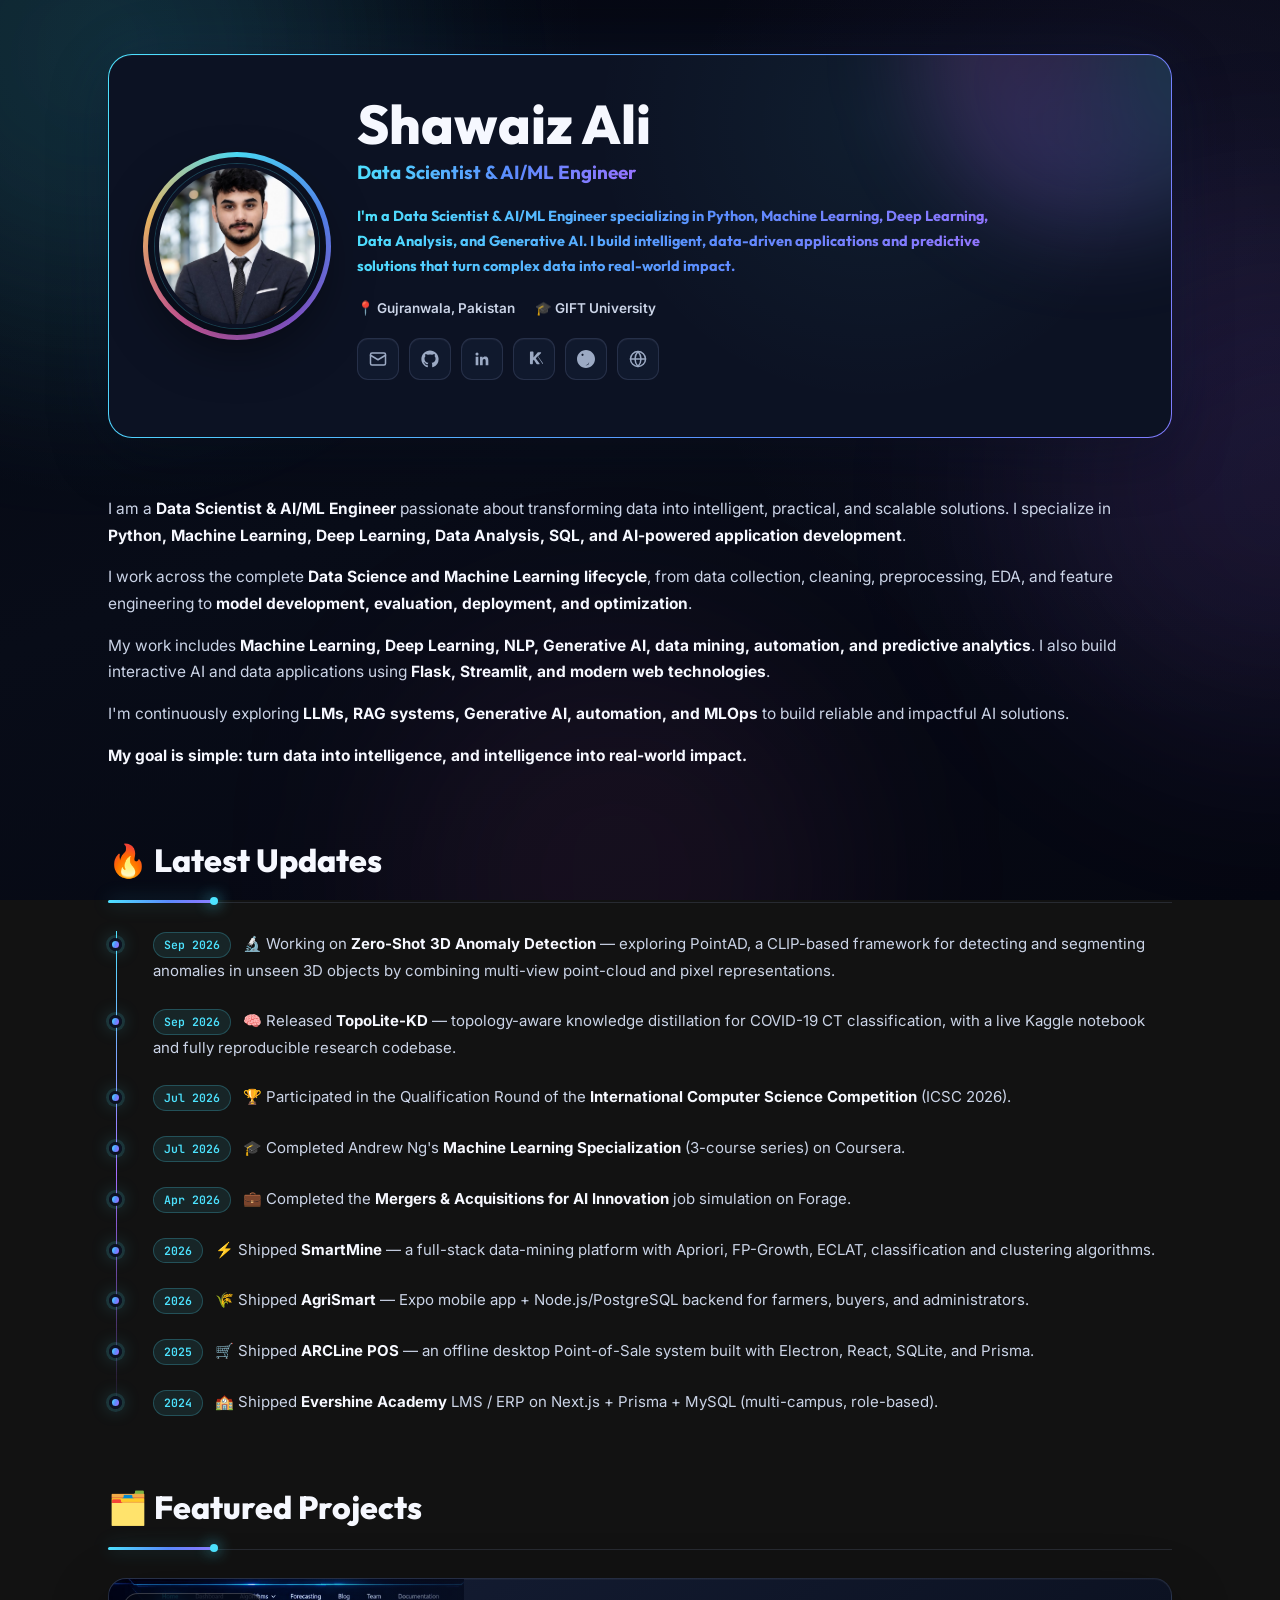
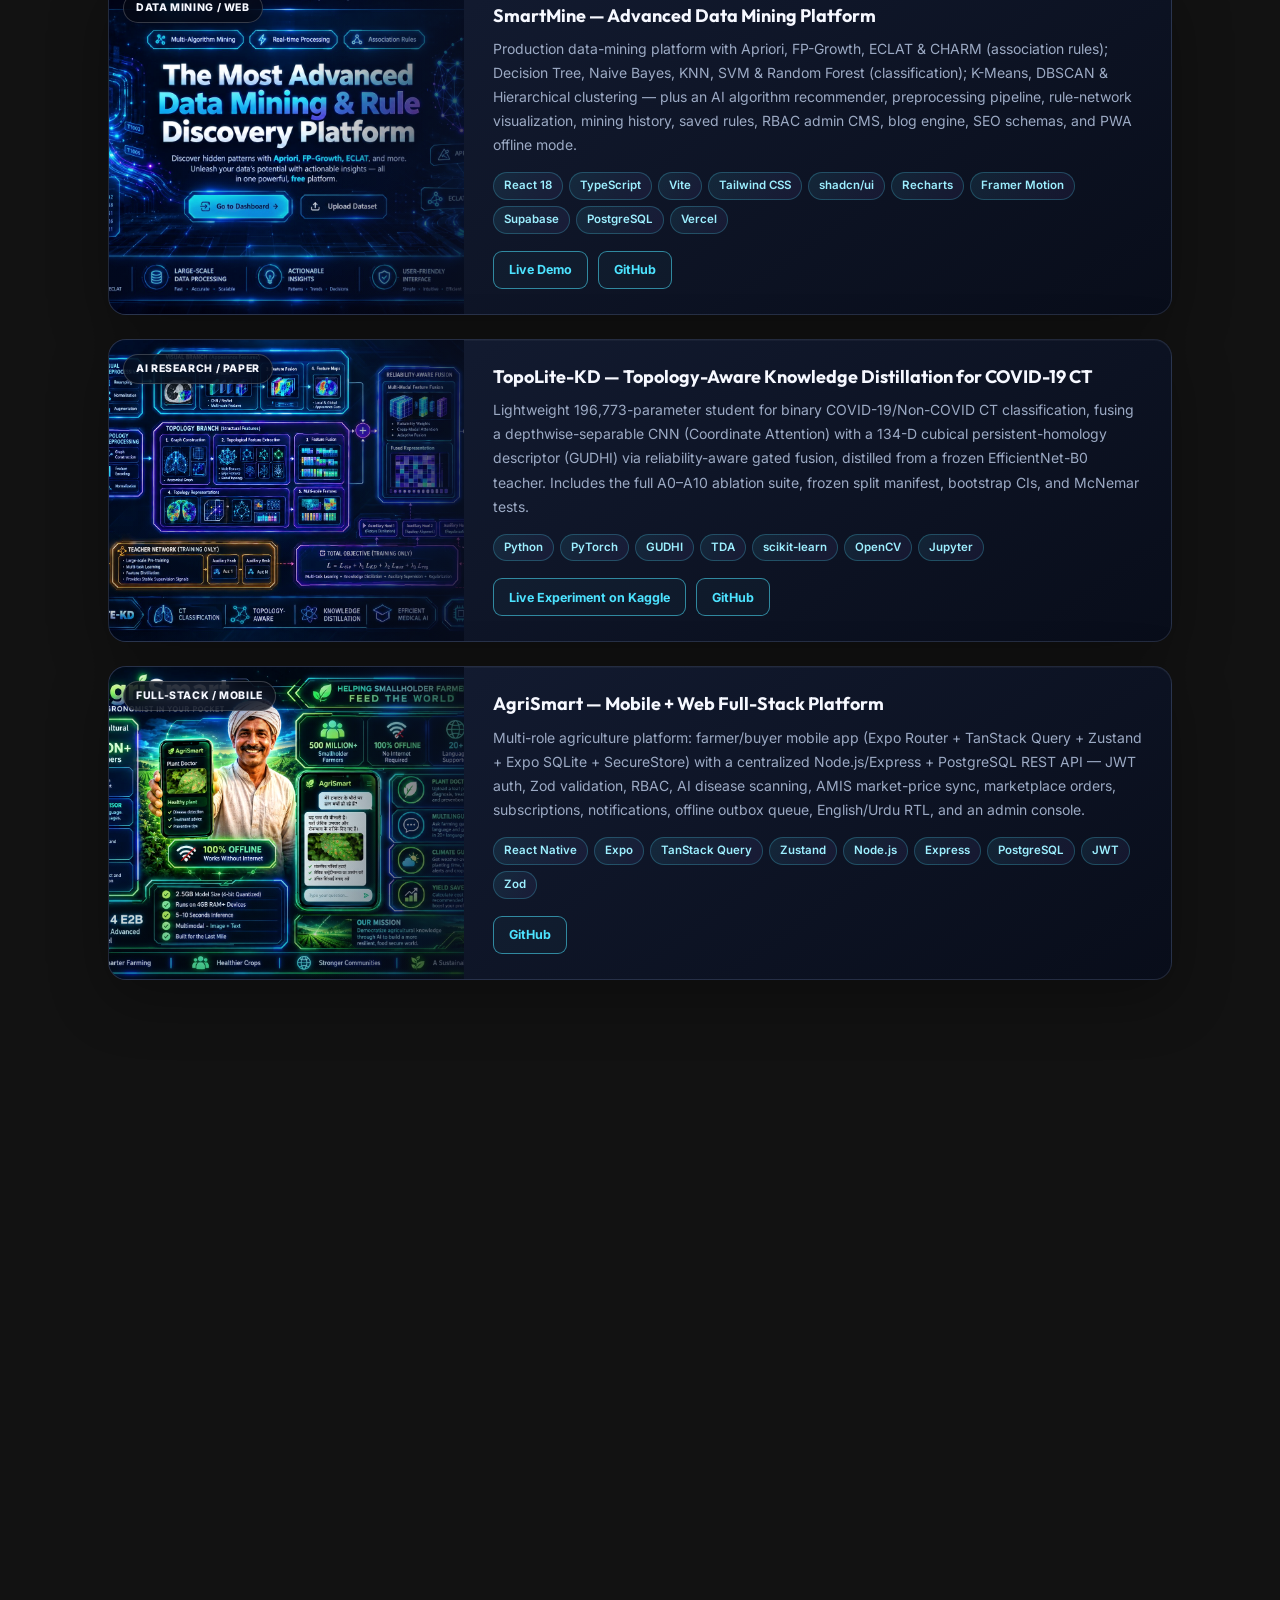
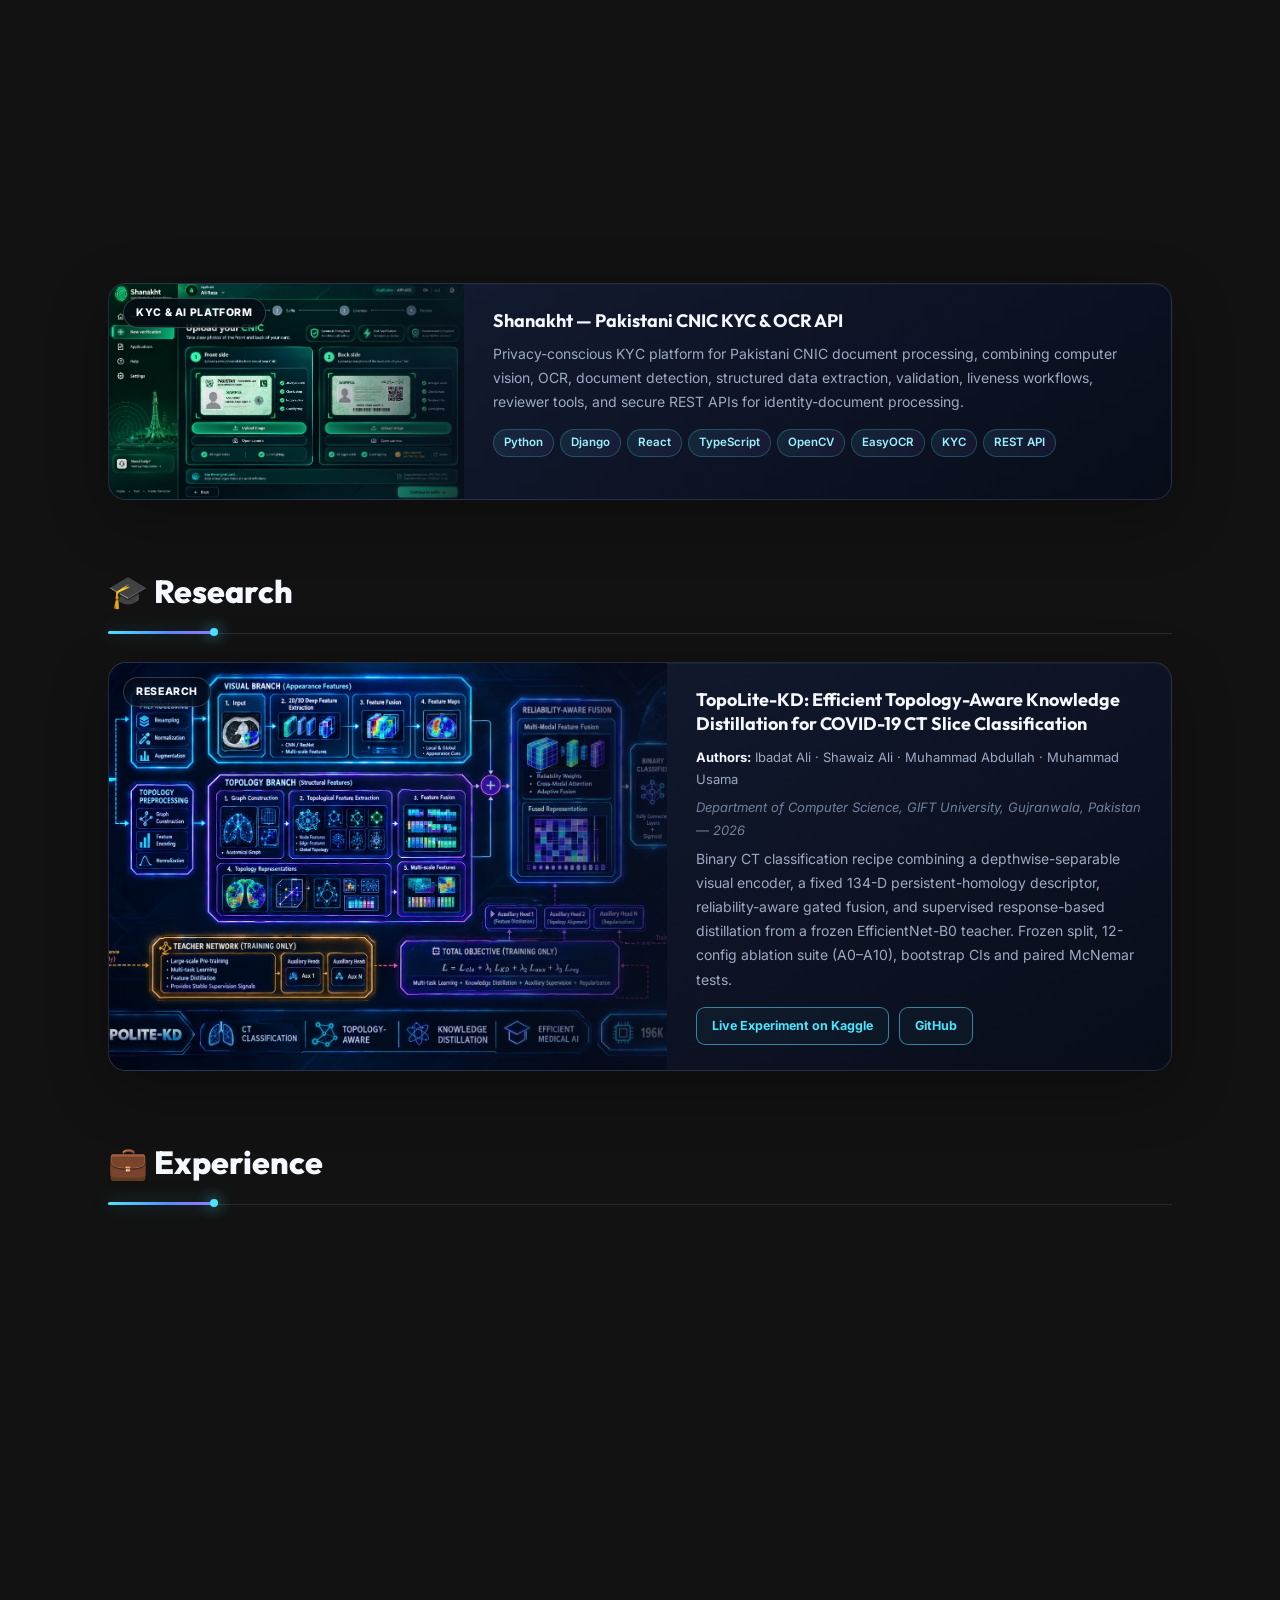
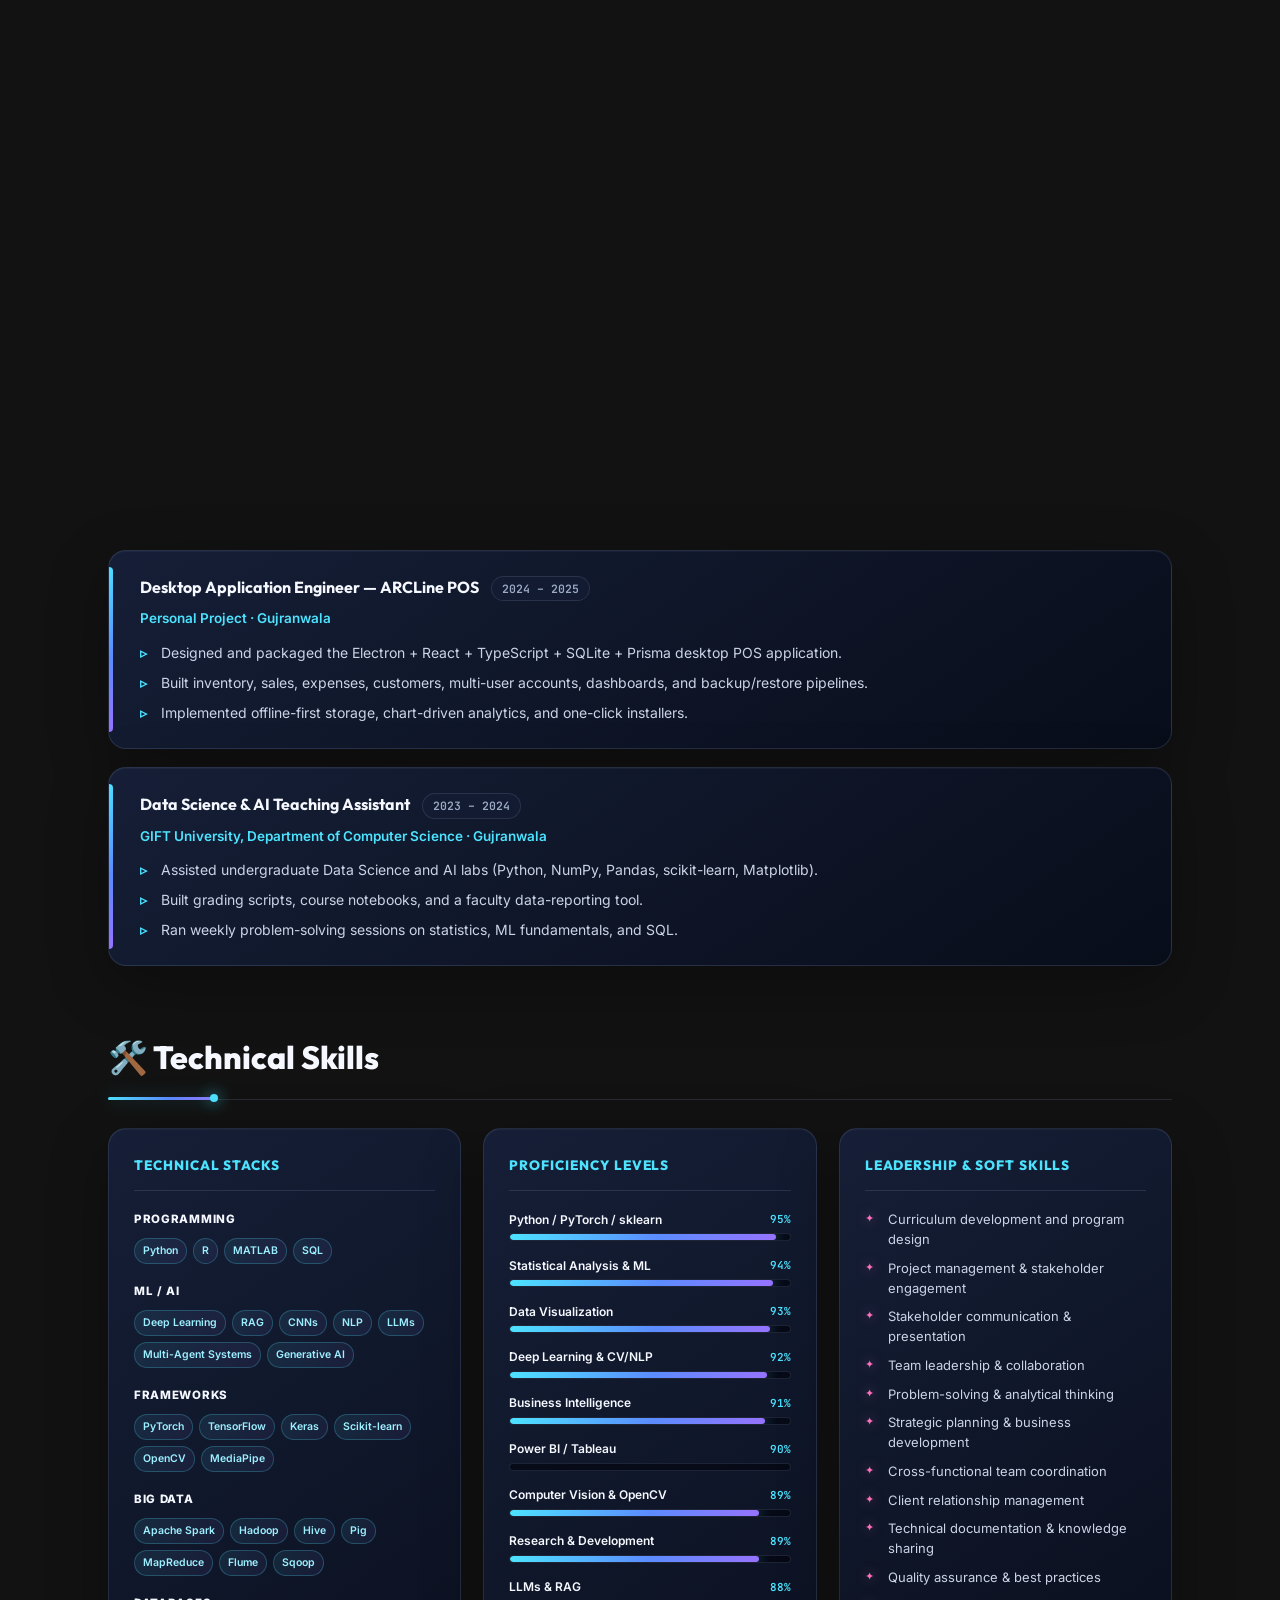
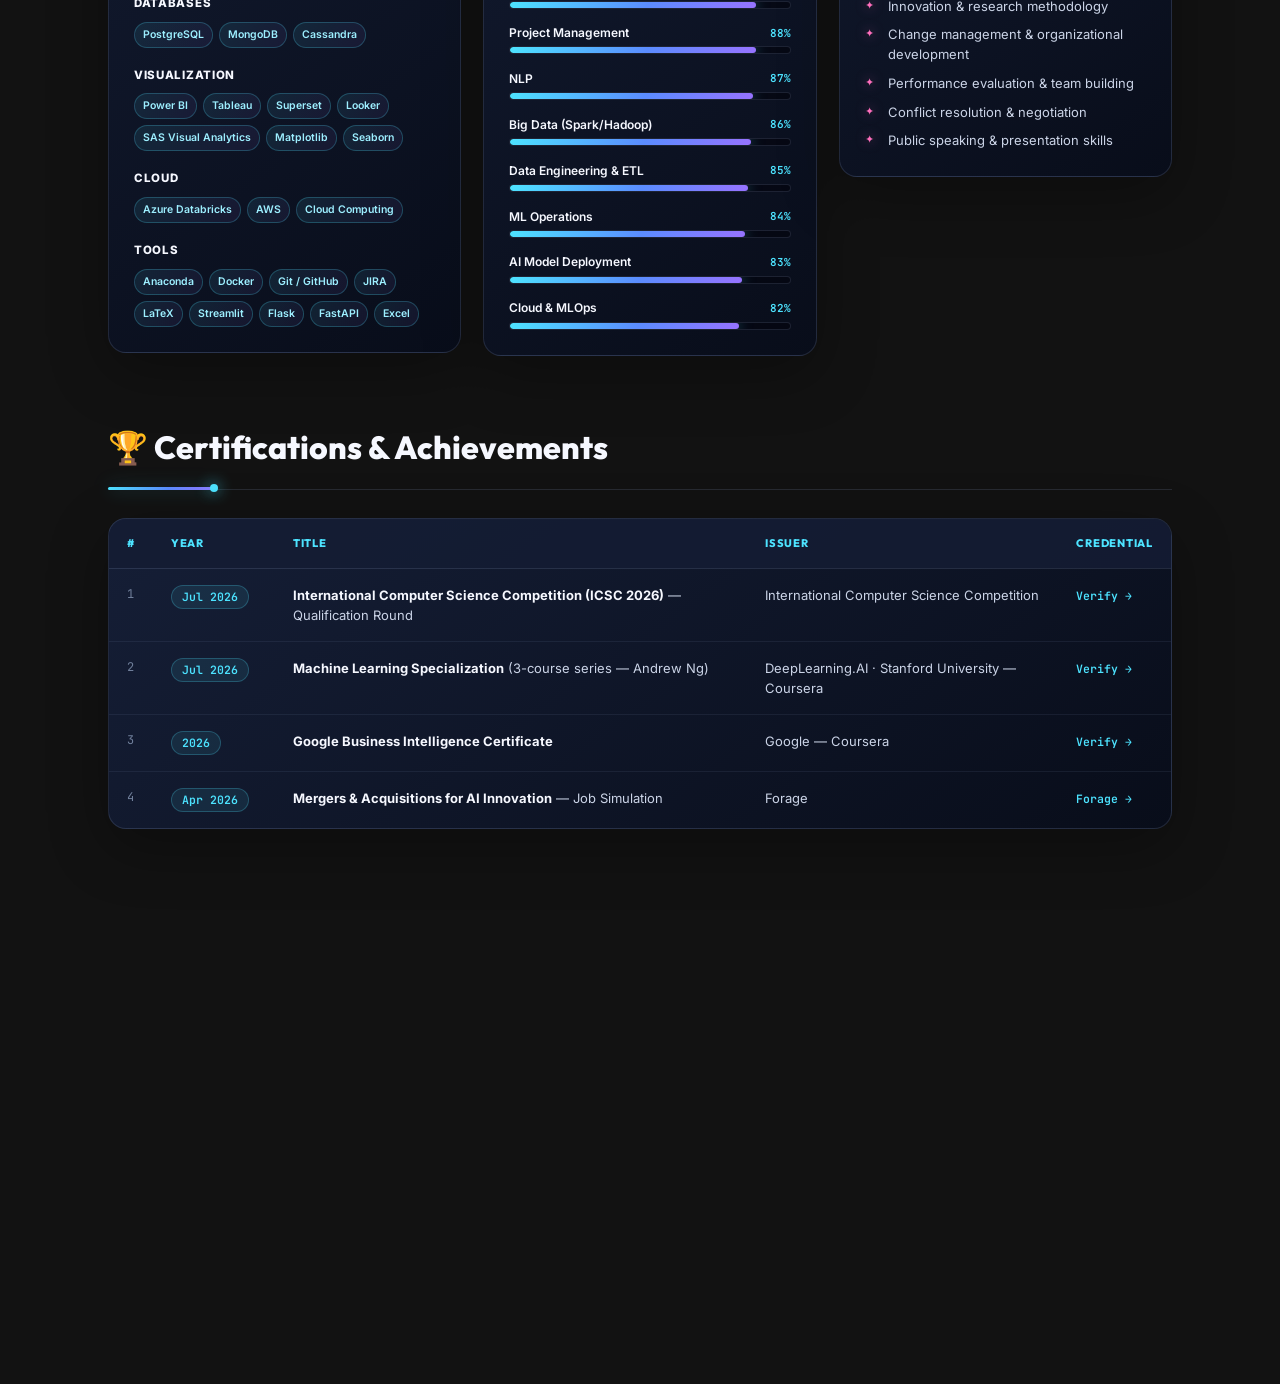
<file: index.html>
<!doctype html>
<html lang="en" data-theme="dark">

<head>
  <meta charset="utf-8">
  <meta name="viewport" content="width=device-width, initial-scale=1">

  <title>Shawaiz Ali — Data Scientist &amp; AI/ML Engineer</title>
  <meta name="description"
    content="Shawaiz Ali Data Scientist & AI/ML Engineer from Gujranwala, Pakistan. Building data-mining platforms, AI/ML research systems, full-stack apps, and production-ready solutions.">
  <meta name="author" content="Shawaiz Ali">
  <link rel="canonical" href="https://profile.shawaiz.site/">

  <meta property="og:type" content="website">
  <meta property="og:site_name" content="Shawaiz Ali Portfolio">
  <meta property="og:title" content="Shawaiz Ali — Data Scientist &amp; AI/ML Engineer">
  <meta property="og:description"
    content="Building data-mining platforms, AI research systems, full-stack apps, and production-ready solutions.">
  <meta property="og:url" content="https://profile.shawaiz.site/">
  <meta property="og:image" content="https://profile.shawaiz.site/assets/img/profile.jpg">

  <meta name="twitter:card" content="summary">
  <meta name="twitter:title" content="Shawaiz Ali — Data Scientist &amp; AI/ML Engineer">
  <meta name="twitter:description"
    content="Building data-mining platforms, AI research systems, full-stack apps, and production-ready solutions.">
  <meta name="twitter:image" content="https://profile.shawaiz.site/assets/img/profile.jpg">

  <link rel="icon" href="assets/img/icons/favicon.ico" sizes="any">
  <link rel="icon" type="image/png" sizes="32x32" href="assets/img/icons/favicon-32x32.png">
  <link rel="icon" type="image/png" sizes="16x16" href="assets/img/icons/favicon-16x16.png">
  <link rel="apple-touch-icon" sizes="180x180" href="assets/img/icons/apple-touch-icon.png">
  <link rel="manifest" href="site.webmanifest">
  <meta name="theme-color" content="#0b1120">
  <meta name="apple-mobile-web-app-capable" content="yes">
  <meta name="apple-mobile-web-app-title" content="Shawaiz Ali">

  <link rel="stylesheet" href="assets/css/style.css">
  <link rel="stylesheet" href="assets/css/pwa.css">

  <script type="application/ld+json">
  {
    "@context": "https://schema.org",
    "@type": "Person",
    "name": "Shawaiz Ali",
    "jobTitle": "Data Scientist & AI/ML Engineer",
    "url": "https://profile.shawaiz.site/",
    "image": "https://profile.shawaiz.site/assets/img/profile.jpg",
    "email": "mailto:shawaiz.datascience@gmail.com",
    "address": { "@type": "PostalAddress", "addressLocality": "Gujranwala", "addressCountry": "PK" },
    "alumniOf": { "@type": "EducationalOrganization", "name": "GIFT University" },
    "sameAs": [
      "https://github.com/Shawaiz-Project",
      "https://github.com/Shawaiz-hub",
      "https://www.linkedin.com/in/shawaiz-ali-data-scientist",
      "https://www.kaggle.com/shawaizdatascience",
      "https://orcid.org/0009-0005-2409-2717",
      "https://shawaizali196.pythonanywhere.com"
    ]
  }
  </script>
  <!-- Google Links  -->
  <meta name="google-site-verification" content="W0aioeliMJbQw_43b_pzmqnx5bvhqj8ZmugzkHHJ_o0" />
</head>

<body>

  <a class="skip-link" href="#main">Skip to main content</a>
  <div class="bg-orbs" aria-hidden="true"><span></span><span></span><span></span></div>

  <main id="main" class="page">

    <!-- ============ PROFILE HERO ============ -->
    <section class="hero reveal in" id="home" aria-label="Profile">
      <div class="hero__inner">
        <div class="hero__avatar">
          <span class="hero__ring" aria-hidden="true"></span>
          <img src="assets/img/profile.jpg" alt="Portrait of Shawaiz Ali — Data Scientist and AI/ML Engineer"
            width="683" height="1024">
        </div>
        <div class="hero__meta">
          <h1>Shawaiz Ali</h1>
          <p class="hero__role">Data Scientist &amp; AI/ML Engineer</p>
          <p class="hero__bio hero__role">
            I'm a <strong>Data Scientist &amp; AI/ML Engineer</strong> specializing in
            <strong>Python, Machine Learning, Deep Learning, Data Analysis, and Generative AI</strong>.
            I build <strong>intelligent, data-driven applications and predictive solutions</strong>
            that turn complex data into real-world impact.
          </p>
          <ul class="hero__facts">
            <li>📍 Gujranwala, Pakistan</li>
            <li>🎓 GIFT University</li>
          </ul>

        

          <div class="hero__socials hero__role">
            <a href="mailto:shawaiz.datascience@gmail.com" aria-label="Email" title="Email">
              <svg viewBox="0 0 24 24" fill="none" stroke="currentColor" stroke-width="2" stroke-linecap="round"
                stroke-linejoin="round">
                <rect x="2" y="4" width="20" height="16" rx="2" />
                <path d="m22 7-10 6L2 7" />
              </svg>
            </a>
            <a href="https://github.com/Shawaiz-Project" target="_blank" rel="noopener noreferrer" aria-label="GitHub"
              title="GitHub">
              <svg viewBox="0 0 24 24" fill="currentColor">
                <path
                  d="M12 .5C5.65.5.5 5.65.5 12c0 5.08 3.29 9.39 7.86 10.91.58.11.79-.25.79-.55v-2.17c-3.2.7-3.87-1.36-3.87-1.36-.52-1.33-1.28-1.69-1.28-1.69-1.04-.71.08-.7.08-.7 1.15.08 1.76 1.19 1.76 1.19 1.03 1.76 2.7 1.25 3.35.96.1-.75.4-1.25.72-1.54-2.55-.29-5.24-1.28-5.24-5.69 0-1.26.45-2.28 1.19-3.09-.12-.29-.52-1.46.11-3.05 0 0 .97-.31 3.17 1.18a11 11 0 0 1 5.78 0c2.2-1.49 3.17-1.18 3.17-1.18.63 1.59.23 2.76.11 3.05.74.81 1.19 1.83 1.19 3.09 0 4.42-2.7 5.4-5.27 5.68.41.36.78 1.06.78 2.14v3.17c0 .31.21.67.8.55A11.51 11.51 0 0 0 23.5 12C23.5 5.65 18.35.5 12 .5z" />
              </svg>
            </a>
            <a href="https://www.linkedin.com/in/shawaiz-ali-data-scientist" target="_blank" rel="noopener noreferrer"
              aria-label="LinkedIn" title="LinkedIn">
              <svg viewBox="0 0 24 24" fill="currentColor">
                <path
                  d="M20.45 20.45h-3.55v-5.57c0-1.33-.03-3.04-1.85-3.04-1.85 0-2.14 1.45-2.14 2.94v5.67H9.36V9h3.41v1.56h.05c.47-.9 1.63-1.85 3.36-1.85 3.6 0 4.27 2.37 4.27 5.45v6.29zM5.34 7.43a2.06 2.06 0 1 1 0-4.12 2.06 2.06 0 0 1 0 4.12zM7.12 20.45H3.56V9h3.56v11.45z" />
              </svg>
            </a>
            <a href="https://www.kaggle.com/shawaizdatascience" target="_blank" rel="noopener noreferrer"
              aria-label="Kaggle" title="Kaggle">
              <svg viewBox="0 0 24 24" fill="currentColor">
                <path
                  d="M23.05 17.84 16.7 8.4l-.02-.02-2.35 2.98.02.02 5.03 6.46c.17.22.2.49.07.74-.13.24-.38.4-.67.4h-2.73c-.38 0-.7-.2-.88-.53l-3.36-5.5-1.3 1.53v3.1c0 .72-.58 1.3-1.3 1.3H7.9c-.72 0-1.3-.58-1.3-1.3V3.4c0-.72.58-1.3 1.3-1.3h2.13c.72 0 1.3.58 1.3 1.3v6.58l5.5-6.73c.2-.24.5-.38.82-.38h3.05c.34 0 .63.21.75.51.13.3.05.65-.2.86l-3.9 3.95 6.85 9.63c.13.18.15.42.05.62-.12.21-.34.33-.58.33z" />
              </svg>
            </a>
            <a href="https://orcid.org/0009-0005-2409-2717" target="_blank" rel="noopener noreferrer" aria-label="ORCID"
              title="ORCID">
              <svg viewBox="0 0 24 24" fill="currentColor">
                <path
                  d="M12 0C5.37 0 0 5.37 0 12s5.37 12 12 12 12-5.37 12-12S18.63 0 12 0zM7.37 4.98c.79 0 1.43.64 1.43 1.43s-.64 1.43-1.43 1.43-1.43-.64-1.43-1.43.64-1.43 1.43-1.43zm-2.2 14.9h2.88V9.24H5.17v10.64zm3.63 0h2.94s4.5-.19 4.5-5.32c0-5.13-4.27-5.32-4.27-5.32H8.8v10.64zm2.94-9.06h.92c2.94 0 3.5 2.12 3.5 4.74 0 2.62-.56 4.74-3.5 4.74h-.92V10.82z" />
              </svg>
            </a>
            <a href="https://shawaizali196.pythonanywhere.com/" target="_blank" rel="noopener noreferrer"
              aria-label="Portfolio website" title="Portfolio">
              <svg viewBox="0 0 24 24" fill="none" stroke="currentColor" stroke-width="2" stroke-linecap="round"
                stroke-linejoin="round">
                <circle cx="12" cy="12" r="10" />
                <path
                  d="M2 12h20M12 2a15.3 15.3 0 0 1 4 10 15.3 15.3 0 0 1-4 10 15.3 15.3 0 0 1-4-10 15.3 15.3 0 0 1 4-10z" />
              </svg>
            </a>
          </div>
        </div>
      </div>
    </section>

    <!-- ============ ABOUT ============ -->
    <section class="block reveal" id="about">
      <p>
        I am a <strong>Data Scientist &amp; AI/ML Engineer</strong> passionate about
        transforming data into intelligent, practical, and scalable solutions.
        I specialize in <strong>Python, Machine Learning, Deep Learning, Data Analysis,
          SQL, and AI-powered application development</strong>.
      </p>

      <p>
        I work across the complete <strong>Data Science and Machine Learning lifecycle</strong>,
        from data collection, cleaning, preprocessing, EDA, and feature engineering
        to <strong>model development, evaluation, deployment, and optimization</strong>.
      </p>

      <p>
        My work includes <strong>Machine Learning, Deep Learning, NLP, Generative AI,
          data mining, automation, and predictive analytics</strong>. I also build
        interactive AI and data applications using <strong>Flask, Streamlit,
          and modern web technologies</strong>.
      </p>

      <p>
        I'm continuously exploring <strong>LLMs, RAG systems, Generative AI,
          automation, and MLOps</strong> to build reliable and impactful AI solutions.
      </p>

      <p>
        <strong>My goal is simple: turn data into intelligence, and intelligence into real-world impact.</strong>
      </p>
    </section>



    <!-- ============ LATEST UPDATES ============ -->
    <section class="block reveal" id="news">
      <h2>🔥 Latest Updates</h2>
      <ul class="timeline">
        <li><em>Sep 2026</em> 🔬 Working on <strong>Zero-Shot 3D Anomaly Detection</strong> — exploring PointAD, a CLIP-based framework for detecting and segmenting anomalies in unseen 3D objects by combining multi-view point-cloud and pixel representations.</li>
        <li><em>Sep 2026</em> 🧠 Released <strong>TopoLite-KD</strong> — topology-aware knowledge distillation for
          COVID-19 CT classification, with a live Kaggle notebook and fully reproducible research codebase.</li>
        <li><em>Jul 2026</em> 🏆 Participated in the Qualification Round of the <strong>International Computer Science
            Competition</strong> (ICSC 2026).</li>
        <li><em>Jul 2026</em> 🎓 Completed Andrew Ng's <strong>Machine Learning Specialization</strong> (3-course
          series) on Coursera.</li>
        <li><em>Apr 2026</em> 💼 Completed the <strong>Mergers &amp; Acquisitions for AI Innovation</strong> job
          simulation on Forage.</li>
        <li><em>2026</em> ⚡ Shipped <strong>SmartMine</strong> — a full-stack data-mining platform with Apriori,
          FP-Growth, ECLAT, classification and clustering algorithms.</li>
        <li><em>2026</em> 🌾 Shipped <strong>AgriSmart</strong> — Expo mobile app + Node.js/PostgreSQL backend for
          farmers, buyers, and administrators.</li>
        <li><em>2025</em> 🛒 Shipped <strong>ARCLine POS</strong> — an offline desktop Point-of-Sale system built with
          Electron, React, SQLite, and Prisma.</li>
        <li><em>2024</em> 🏫 Shipped <strong>Evershine Academy</strong> LMS / ERP on Next.js + Prisma + MySQL
          (multi-campus, role-based).</li>
      </ul>
    </section>

    <!-- ============ FEATURED PROJECTS ============ -->
    <section class="block reveal" id="projects">
      <h2>🗂️ Featured Projects</h2>

      <article class="paper reveal">
        <div class="paper__media">
          <span class="badge">Data Mining / Web</span>
          <img src="assets/img/projects/smartmine.jpg"
            alt="SmartMine — data mining and rule discovery platform landing page" loading="lazy" width="1024"
            height="454">
        </div>
        <div class="paper__body">
          <h3>SmartMine — Advanced Data Mining Platform</h3>
          <p>Production data-mining platform with Apriori, FP-Growth, ECLAT &amp; CHARM (association rules); Decision
            Tree, Naive Bayes, KNN, SVM &amp; Random Forest (classification); K-Means, DBSCAN &amp; Hierarchical
            clustering — plus an AI algorithm recommender, preprocessing pipeline, rule-network visualization, mining
            history, saved rules, RBAC admin CMS, blog engine, SEO schemas, and PWA offline mode.</p>
          <div class="tags"><span>React 18</span><span>TypeScript</span><span>Vite</span><span>Tailwind
              CSS</span><span>shadcn/ui</span><span>Recharts</span><span>Framer
              Motion</span><span>Supabase</span><span>PostgreSQL</span><span>Vercel</span></div>
          <p class="links">
            <a href="https://data-mining.shawaiz.site/" target="_blank" rel="noopener noreferrer"><strong>Live
                Demo</strong></a>
            <a href="https://github.com/Shawaiz-hub" target="_blank"
              rel="noopener noreferrer"><strong>GitHub</strong></a>
          </p>
        </div>
      </article>

      <article class="paper reveal">
        <div class="paper__media">
          <span class="badge">AI Research / Paper</span>
          <img src="assets/img/research/topolite-kd.jpg"
            alt="TopoLite-KD pipeline architecture — visual branch, topology branch, reliability-aware fusion and teacher network"
            loading="lazy" width="1024" height="594">
        </div>
        <div class="paper__body">
          <h3>TopoLite-KD — Topology-Aware Knowledge Distillation for COVID-19 CT</h3>
          <p>Lightweight 196,773-parameter student for binary COVID-19/Non-COVID CT classification, fusing a
            depthwise-separable CNN (Coordinate Attention) with a 134-D cubical persistent-homology descriptor (GUDHI)
            via reliability-aware gated fusion, distilled from a frozen EfficientNet-B0 teacher. Includes the full
            A0–A10 ablation suite, frozen split manifest, bootstrap CIs, and McNemar tests.</p>
          <div class="tags">
            <span>Python</span><span>PyTorch</span><span>GUDHI</span><span>TDA</span><span>scikit-learn</span><span>OpenCV</span><span>Jupyter</span>
          </div>
          <p class="links">
            <a href="https://www.kaggle.com/code/ibadatali/topokd-research-finalv" target="_blank"
              rel="noopener noreferrer"><strong>Live Experiment on Kaggle</strong></a>
            <a href="https://github.com/Shawaiz-Project/Research-Papers/tree/main/TopoLite-KD-Efficient-Topology-Aware-Knowledge-Distillation-for-COVID-19-CT-Slice-Classification"
              target="_blank" rel="noopener noreferrer"><strong>GitHub</strong></a>
          </p>
        </div>
      </article>

      <article class="paper reveal">
        <div class="paper__media">
          <span class="badge">Full-Stack / Mobile</span>
          <img src="assets/img/projects/agrismart.jpg"
            alt="AgriSmart — AI agronomist mobile app with plant doctor, multilingual advisor, and climate guard"
            loading="lazy" width="1024" height="683">
        </div>
        <div class="paper__body">
          <h3>AgriSmart — Mobile + Web Full-Stack Platform</h3>
          <p>Multi-role agriculture platform: farmer/buyer mobile app (Expo Router + TanStack Query + Zustand + Expo
            SQLite + SecureStore) with a centralized Node.js/Express + PostgreSQL REST API — JWT auth, Zod validation,
            RBAC, AI disease scanning, AMIS market-price sync, marketplace orders, subscriptions, notifications, offline
            outbox queue, English/Urdu RTL, and an admin console.</p>
          <div class="tags"><span>React Native</span><span>Expo</span><span>TanStack
              Query</span><span>Zustand</span><span>Node.js</span><span>Express</span><span>PostgreSQL</span><span>JWT</span><span>Zod</span>
          </div>
          <p class="links">
            <a href="https://github.com/Shawaiz-Project/AgriSmart-Mobile-and-web-App-v1" target="_blank"
              rel="noopener noreferrer"><strong>GitHub</strong></a>
          </p>
        </div>
      </article>

      <article class="paper reveal">
        <div class="paper__media">
          <span class="badge">Desktop / POS</span>
          <img src="assets/img/projects/arcline-pos.jpg"
            alt="ARCLine POS — offline desktop point-of-sale dashboard with sales, profit, and inventory stats"
            loading="lazy" width="1024" height="522">
        </div>
        <div class="paper__body">
          <h3>ARCLine POS — Offline Desktop Point-of-Sale</h3>
          <p>Production-ready offline desktop POS for retail and SMB operations: product &amp; category management,
            inventory with low/out-of-stock alerts, sales terminal, customer ledger, expenses, multi-user accounts,
            daily/monthly/yearly dashboards, trend &amp; category charts, and one-click backup/restore.</p>
          <div class="tags">
            <span>React</span><span>TypeScript</span><span>Electron</span><span>Node.js</span><span>SQLite</span><span>Prisma</span><span>Recharts</span>
          </div>
          <p class="links"><span class="links-note">Source available on request</span></p>
        </div>
      </article>

      <article class="paper reveal">
        <div class="paper__media">
          <span class="badge">Full-Stack / ERP</span>
          <img src="assets/img/projects/evershine.jpg"
            alt="Evershine Academy — multi-campus academy management system landing page" loading="lazy" width="1024"
            height="449">
        </div>
        <div class="paper__body">
          <h3>Evershine Academy — LMS / Education ERP</h3>
          <p>Production multi-campus academy management + LMS: admissions, enrollment, attendance, timetables, exams,
            result cards, fees, payroll, expenses, recruitment, certificates, QR documents, branded PDF/Excel reports,
            and 7 role-based portals — with NextAuth sessions, Argon2id hashing, Cloudinary uploads, and audit logs.
            Deployed live on Hostinger.</p>
          <div class="tags"><span>Next.js</span><span>React
              19</span><span>TypeScript</span><span>Prisma</span><span>MySQL</span><span>NextAuth.js</span><span>Tailwind
              CSS</span><span>Cloudinary</span><span>Hostinger</span></div>
          <p class="links">
            <a href="https://evershineacadmey.com/" target="_blank" rel="noopener noreferrer"><strong>Live
                App</strong></a>
            <a href="https://github.com/chaudhayabdullah786/evershine_lms" target="_blank"
              rel="noopener noreferrer"><strong>GitHub</strong></a>
          </p>
        </div>
      </article>

      <article class="paper reveal">
        <div class="paper__media">
          <span class="badge">AI Web Platform</span>
          <img src="assets/img/projects/ai-detector.jpg"
            alt="AI Detector Platform — AI content, plagiarism and image detection tools" loading="lazy" width="1200"
            height="750">
        </div>
        <div class="paper__body">
          <h3>AI Detector Platform</h3>
          <p>AI-powered web platform with tools for AI-generated content detection, plagiarism analysis, and AI-image
            detection — a fast, responsive interface backed by AI APIs and deployed on Vercel.</p>
          <div class="tags"><span>React</span><span>TypeScript</span><span>AI APIs</span><span>Vercel</span></div>
          <p class="links">
            <a href="https://ai-detector-shawaiz.vercel.app/" target="_blank" rel="noopener noreferrer"><strong>Live
                Demo</strong></a>
          </p>
        </div>
      </article>



  <article class="paper reveal">
    <div class="paper__media">
      <span class="badge">KYC & AI Platform</span>
      <img
        src="assets/img/projects/kyc.jpg"
        alt="Shanakht — Pakistani CNIC KYC, OCR and document processing platform"
        loading="lazy"
        width="1200"
        height="750">
    </div>
  
    <div class="paper__body">
      <h3>Shanakht — Pakistani CNIC KYC & OCR API</h3>
        
      <p>
        Privacy-conscious KYC platform for Pakistani CNIC document processing,
        combining computer vision, OCR, document detection, structured data
        extraction, validation, liveness workflows, reviewer tools, and secure
        REST APIs for identity-document processing.
      </p>
      
      <div class="tags">
        <span>Python</span>
        <span>Django</span>
        <span>React</span>
        <span>TypeScript</span>
        <span>OpenCV</span>
        <span>EasyOCR</span>
        <span>KYC</span>
        <span>REST API</span>
      </div>
      
      <!-- <p class="links">
        <a
          href="YOUR_LIVE_URL"
          target="_blank"
          rel="noopener noreferrer">
          <strong>Live Demo</strong>
        </a>
      
        <a
          href="YOUR_GITHUB_URL"
          target="_blank"
          rel="noopener noreferrer">
          <strong>GitHub</strong>
        </a>
      </p> -->
  </div>
  </article>

    </section>

    <!-- ============ RESEARCH ============ -->
    <section class="block reveal" id="research">
      <h2>🎓 Research</h2>
      <article class="paper paper--wide reveal">
        <div class="paper__media">
          <span class="badge">Research</span>
          <img src="assets/img/research/topolite-kd.jpg" alt="TopoLite-KD full pipeline architecture diagram"
            loading="lazy" width="1024" height="594">
        </div>
        <div class="paper__body">
          <h3>TopoLite-KD: Efficient Topology-Aware Knowledge Distillation for COVID-19 CT Slice Classification</h3>
          <p class="research__authors"><strong>Authors:</strong> Ibadat Ali · Shawaiz Ali · Muhammad Abdullah · Muhammad
            Usama</p>
          <p class="research__venue"><em>Department of Computer Science, GIFT University, Gujranwala, Pakistan —
              2026</em></p>
          <p>Binary CT classification recipe combining a depthwise-separable visual encoder, a fixed 134-D
            persistent-homology descriptor, reliability-aware gated fusion, and supervised response-based distillation
            from a frozen EfficientNet-B0 teacher. Frozen split, 12-config ablation suite (A0–A10), bootstrap CIs and
            paired McNemar tests.</p>
          <p class="links">
            <a href="https://www.kaggle.com/code/ibadatali/topokd-research-finalv" target="_blank"
              rel="noopener noreferrer"><strong>Live Experiment on Kaggle</strong></a>
            <a href="https://github.com/Shawaiz-Project/Research-Papers/tree/main/TopoLite-KD-Efficient-Topology-Aware-Knowledge-Distillation-for-COVID-19-CT-Slice-Classification"
              target="_blank" rel="noopener noreferrer"><strong>GitHub</strong></a>
          </p>
        </div>
      </article>
    </section>

    <!-- ============ EXPERIENCE ============ -->
    <section class="block reveal" id="experience">
      <h2>💼 Experience</h2>
      <ul class="exp-list">
        <li class="reveal">
          <strong>Student Researcher — Computer Vision &amp; Medical Imaging</strong> <em>2026 · Spring–Summer</em><br>
          <span class="exp-org">TopoLite Research Group, GIFT University · Gujranwala</span>
          <ul>
            <li>Co-authored the TopoLite-KD paper on topology-aware knowledge distillation for COVID-19 CT slice
              classification.</li>
            <li>Built the full reproducible codebase — A0–A10 ablation configs, frozen split manifest, topology cache,
              teacher/student training, McNemar + bootstrap evaluation.</li>
            <li>Ran the complete experiment on Kaggle GPU including calibration, Grad-CAM figures, and LaTeX tables.
            </li>
          </ul>
        </li>
        <li class="reveal">
          <strong>Frontend Engineer — SmartMine</strong> <em>2026 · Spring</em><br>
          <span class="exp-org">Contract · Remote</span>
          <ul>
            <li>Shipped the SmartMine marketing site + dashboard UI in React 18, TypeScript, Vite, Tailwind, and
              shadcn/ui.</li>
            <li>Implemented the algorithm-recommendation picker, preprocessing pipeline, rule-network visualization, and
              results tables for five mining algorithm families.</li>
            <li>Added JSON-LD schema markup (SoftwareApplication, FAQPage), AEO/GEO optimization, and dark/light
              theming.</li>
          </ul>
        </li>
        <li class="reveal">
          <strong>Full-Stack Engineer — Evershine Academy LMS</strong> <em>2025 · Fall – 2026 · Spring</em><br>
          <span class="exp-org">Contract · Gujranwala</span>
          <ul>
            <li>Built the multi-campus academy LMS/ERP — admissions, attendance, exams, fees, payroll, certificates — in
              Next.js + Prisma + MySQL.</li>
            <li>Implemented role-based portals for 7 roles with NextAuth.js sessions and Argon2id hashing.</li>
            <li>Added PDF/Excel exports, Cloudinary uploads, audit logging, and deployed to production on Hostinger.
            </li>
          </ul>
        </li>
        <li class="reveal">
          <strong>Mobile + Backend Engineer — AgriSmart</strong> <em>2025 · Spring–Summer</em><br>
          <span class="exp-org">Personal / Open-Source Project · Gujranwala</span>
          <ul>
            <li>Built the Expo Router + TanStack Query mobile app with offline SQLite cache and SecureStore sessions.
            </li>
            <li>Authored the Node.js/Express/PostgreSQL REST API with JWT auth, Zod validation, RBAC, and AMIS
              market-price sync.</li>
            <li>Integrated AI disease-scanning endpoints, marketplace orders, subscriptions, and notifications.</li>
          </ul>
        </li>
        <li class="reveal">
          <strong>Desktop Application Engineer — ARCLine POS</strong> <em>2024 – 2025</em><br>
          <span class="exp-org">Personal Project · Gujranwala</span>
          <ul>
            <li>Designed and packaged the Electron + React + TypeScript + SQLite + Prisma desktop POS application.</li>
            <li>Built inventory, sales, expenses, customers, multi-user accounts, dashboards, and backup/restore
              pipelines.</li>
            <li>Implemented offline-first storage, chart-driven analytics, and one-click installers.</li>
          </ul>
        </li>
        <li class="reveal">
          <strong>Data Science &amp; AI Teaching Assistant</strong> <em>2023 – 2024</em><br>
          <span class="exp-org">GIFT University, Department of Computer Science · Gujranwala</span>
          <ul>
            <li>Assisted undergraduate Data Science and AI labs (Python, NumPy, Pandas, scikit-learn, Matplotlib).</li>
            <li>Built grading scripts, course notebooks, and a faculty data-reporting tool.</li>
            <li>Ran weekly problem-solving sessions on statistics, ML fundamentals, and SQL.</li>
          </ul>
        </li>
      </ul>
    </section>

    <!-- ============ TECHNICAL SKILLS (3-column like reference) ============ -->
    <section class="block reveal" id="skills">
      <h2>🛠️ Technical Skills</h2>

      <div class="skills-3col">
        <!-- Column 1 · Technical Stacks -->
        <div class="skills-col reveal">
          <h3 class="col-title">Technical Stacks</h3>
          <div class="stack-group">
            <h4>Programming</h4>
            <div class="tags"><span>Python</span><span>R</span><span>MATLAB</span><span>SQL</span></div>
          </div>
          <div class="stack-group">
            <h4>ML / AI</h4>
            <div class="tags"><span>Deep
                Learning</span><span>RAG</span><span>CNNs</span><span>NLP</span><span>LLMs</span><span>Multi-Agent
                Systems</span><span>Generative AI</span></div>
          </div>
          <div class="stack-group">
            <h4>Frameworks</h4>
            <div class="tags">
              <span>PyTorch</span><span>TensorFlow</span><span>Keras</span><span>Scikit-learn</span><span>OpenCV</span><span>MediaPipe</span>
            </div>
          </div>
          <div class="stack-group">
            <h4>Big Data</h4>
            <div class="tags"><span>Apache
                Spark</span><span>Hadoop</span><span>Hive</span><span>Pig</span><span>MapReduce</span><span>Flume</span><span>Sqoop</span>
            </div>
          </div>
          <div class="stack-group">
            <h4>Databases</h4>
            <div class="tags"><span>PostgreSQL</span><span>MongoDB</span><span>Cassandra</span></div>
          </div>
          <div class="stack-group">
            <h4>Visualization</h4>
            <div class="tags"><span>Power BI</span><span>Tableau</span><span>Superset</span><span>Looker</span><span>SAS
                Visual Analytics</span><span>Matplotlib</span><span>Seaborn</span></div>
          </div>
          <div class="stack-group">
            <h4>Cloud</h4>
            <div class="tags"><span>Azure Databricks</span><span>AWS</span><span>Cloud Computing</span></div>
          </div>
          <div class="stack-group">
            <h4>Tools</h4>
            <div class="tags"><span>Anaconda</span><span>Docker</span><span>Git /
                GitHub</span><span>JIRA</span><span>LaTeX</span><span>Streamlit</span><span>Flask</span><span>FastAPI</span><span>Excel</span>
            </div>
          </div>
        </div>

        <!-- Column 2 · Proficiency Levels -->
        <div class="skills-col reveal">
          <h3 class="col-title">Proficiency Levels</h3>
          <div class="bars">
            <div class="bar-row"><span class="bar-label">Python / PyTorch / sklearn</span><span
                class="bar-pct">95%</span><span class="bar"><span class="bar-fill" data-value="95"></span></span></div>
            <div class="bar-row"><span class="bar-label">Statistical Analysis &amp; ML</span><span
                class="bar-pct">94%</span><span class="bar"><span class="bar-fill" data-value="94"></span></span></div>
            <div class="bar-row"><span class="bar-label">Data Visualization</span><span class="bar-pct">93%</span><span
                class="bar"><span class="bar-fill" data-value="93"></span></span></div>
            <div class="bar-row"><span class="bar-label">Deep Learning &amp; CV/NLP</span><span
                class="bar-pct">92%</span><span class="bar"><span class="bar-fill" data-value="92"></span></span></div>
            <div class="bar-row"><span class="bar-label">Business Intelligence</span><span
                class="bar-pct">91%</span><span class="bar"><span class="bar-fill" data-value="91"></span></span></div>
            <div class="bar-row"><span class="bar-label">Power BI / Tableau</span><span class="bar-pct">90%</span><span
                class="bar"><span class="bar-fill" data-value="90"></span></span></div>
            <div class="bar-row"><span class="bar-label">Computer Vision &amp; OpenCV</span><span
                class="bar-pct">89%</span><span class="bar"><span class="bar-fill" data-value="89"></span></span></div>
            <div class="bar-row"><span class="bar-label">Research &amp; Development</span><span
                class="bar-pct">89%</span><span class="bar"><span class="bar-fill" data-value="89"></span></span></div>
            <div class="bar-row"><span class="bar-label">LLMs &amp; RAG</span><span class="bar-pct">88%</span><span
                class="bar"><span class="bar-fill" data-value="88"></span></span></div>
            <div class="bar-row"><span class="bar-label">Project Management</span><span class="bar-pct">88%</span><span
                class="bar"><span class="bar-fill" data-value="88"></span></span></div>
            <div class="bar-row"><span class="bar-label">NLP</span><span class="bar-pct">87%</span><span
                class="bar"><span class="bar-fill" data-value="87"></span></span></div>
            <div class="bar-row"><span class="bar-label">Big Data (Spark/Hadoop)</span><span
                class="bar-pct">86%</span><span class="bar"><span class="bar-fill" data-value="86"></span></span></div>
            <div class="bar-row"><span class="bar-label">Data Engineering &amp; ETL</span><span
                class="bar-pct">85%</span><span class="bar"><span class="bar-fill" data-value="85"></span></span></div>
            <div class="bar-row"><span class="bar-label">ML Operations</span><span class="bar-pct">84%</span><span
                class="bar"><span class="bar-fill" data-value="84"></span></span></div>
            <div class="bar-row"><span class="bar-label">AI Model Deployment</span><span class="bar-pct">83%</span><span
                class="bar"><span class="bar-fill" data-value="83"></span></span></div>
            <div class="bar-row"><span class="bar-label">Cloud &amp; MLOps</span><span class="bar-pct">82%</span><span
                class="bar"><span class="bar-fill" data-value="82"></span></span></div>
          </div>
        </div>

        <!-- Column 3 · Leadership & Soft Skills -->
        <div class="skills-col reveal">
          <h3 class="col-title">Leadership &amp; Soft Skills</h3>
          <ul class="soft-list">
            <li>Curriculum development and program design</li>
            <li>Project management &amp; stakeholder engagement</li>
            <li>Stakeholder communication &amp; presentation</li>
            <li>Team leadership &amp; collaboration</li>
            <li>Problem-solving &amp; analytical thinking</li>
            <li>Strategic planning &amp; business development</li>
            <li>Cross-functional team coordination</li>
            <li>Client relationship management</li>
            <li>Technical documentation &amp; knowledge sharing</li>
            <li>Quality assurance &amp; best practices</li>
            <li>Innovation &amp; research methodology</li>
            <li>Change management &amp; organizational development</li>
            <li>Performance evaluation &amp; team building</li>
            <li>Conflict resolution &amp; negotiation</li>
            <li>Public speaking &amp; presentation skills</li>
          </ul>
        </div>
      </div>
    </section>

    <!-- ============ CERTIFICATIONS (table, like reference) ============ -->
    <section class="block reveal" id="certifications">
      <h2>🏆 Certifications &amp; Achievements</h2>
      <div class="table-wrap reveal">
        <table class="certs-table">
          <thead>
            <tr>
              <th>#</th>
              <th>Year</th>
              <th>Title</th>
              <th>Issuer</th>
              <th>Credential</th>
            </tr>
          </thead>
          <tbody>
            <tr>
              <td>1</td>
              <td><span class="yr">Jul 2026</span></td>
              <td><strong>International Computer Science Competition (ICSC 2026)</strong> — Qualification Round</td>
              <td>International Computer Science Competition</td>
              <td><a class="verify"
                  href="https://icscompetition.org/c/Certificate-QR-2026-1037FAE943EB-9039ede33fcbb1b33e0ddf9a97033700.pdf"
                  target="_blank" rel="noopener noreferrer">Verify →</a></td>
            </tr>
            <tr>
              <td>2</td>
              <td><span class="yr">Jul 2026</span></td>
              <td><strong>Machine Learning Specialization</strong> (3-course series — Andrew Ng)</td>
              <td>DeepLearning.AI · Stanford University — Coursera</td>
              <td><a class="verify" href="https://coursera.org/share/d47f27a0f2040377fe042c78d7241b4b" target="_blank"
                  rel="noopener noreferrer">Verify →</a></td>
            </tr>
            <tr>
              <td>3</td>
              <td><span class="yr">2026</span></td>
              <td><strong>Google Business Intelligence Certificate</strong></td>
              <td>Google — Coursera</td>
              <td><a class="verify" href="https://coursera.org/share/abf97910627017f79221d00696082b82" target="_blank"
                  rel="noopener noreferrer">Verify →</a></td>
            </tr>
            <tr>
              <td>4</td>
              <td><span class="yr">Apr 2026</span></td>
              <td><strong>Mergers &amp; Acquisitions for AI Innovation</strong> — Job Simulation</td>
              <td>Forage</td>
              <td><a class="verify" href="https://www.theforage.com/" target="_blank" rel="noopener noreferrer">Forage
                  →</a></td>
            </tr>
          </tbody>
        </table>
      </div>
    </section>

    <!-- ============ EDUCATION ============ -->
    <section class="block reveal" id="education">
      <h2>📖 Education</h2>
      <div class="edu-card reveal">
        <p>
          <em class="yr">2023 – Present</em> <strong>Bachelor of Science in Data Science</strong>,
          GIFT University (Gujranwala Institute of Future Technology), Gujranwala, Punjab, Pakistan.
        </p>
        <p>🎯 <strong>CGPA: 3.1</strong> — I am a student at GIFT University with a strong interest in Data Science and
          analytics. I am continuously learning how to work with data to extract meaningful insights through statistical
          analysis, data visualization, and machine-learning techniques.</p>
        <p class="courses"><strong>Selected Coursework:</strong> Data Science &amp; Analytics · Machine Learning ·
          Artificial Intelligence · Computer Vision · Data Mining · Big Data Analytics · Deep Learning · Statistical
          Analysis.</p>
      </div>
    </section>

  </main>

  <aside class="pwa-update" id="pwa-update" aria-label="Portfolio update" hidden>
    <p role="status">A new portfolio version is ready.</p>
    <button class="pwa-button" id="pwa-refresh" type="button">Update now</button>
    <button class="pwa-button pwa-secondary" id="pwa-later" type="button">Later</button>
  </aside>

  <script src="assets/js/app.js" defer></script>
  <script src="assets/js/pwa.js" defer></script>
</body>

</html>
</file>
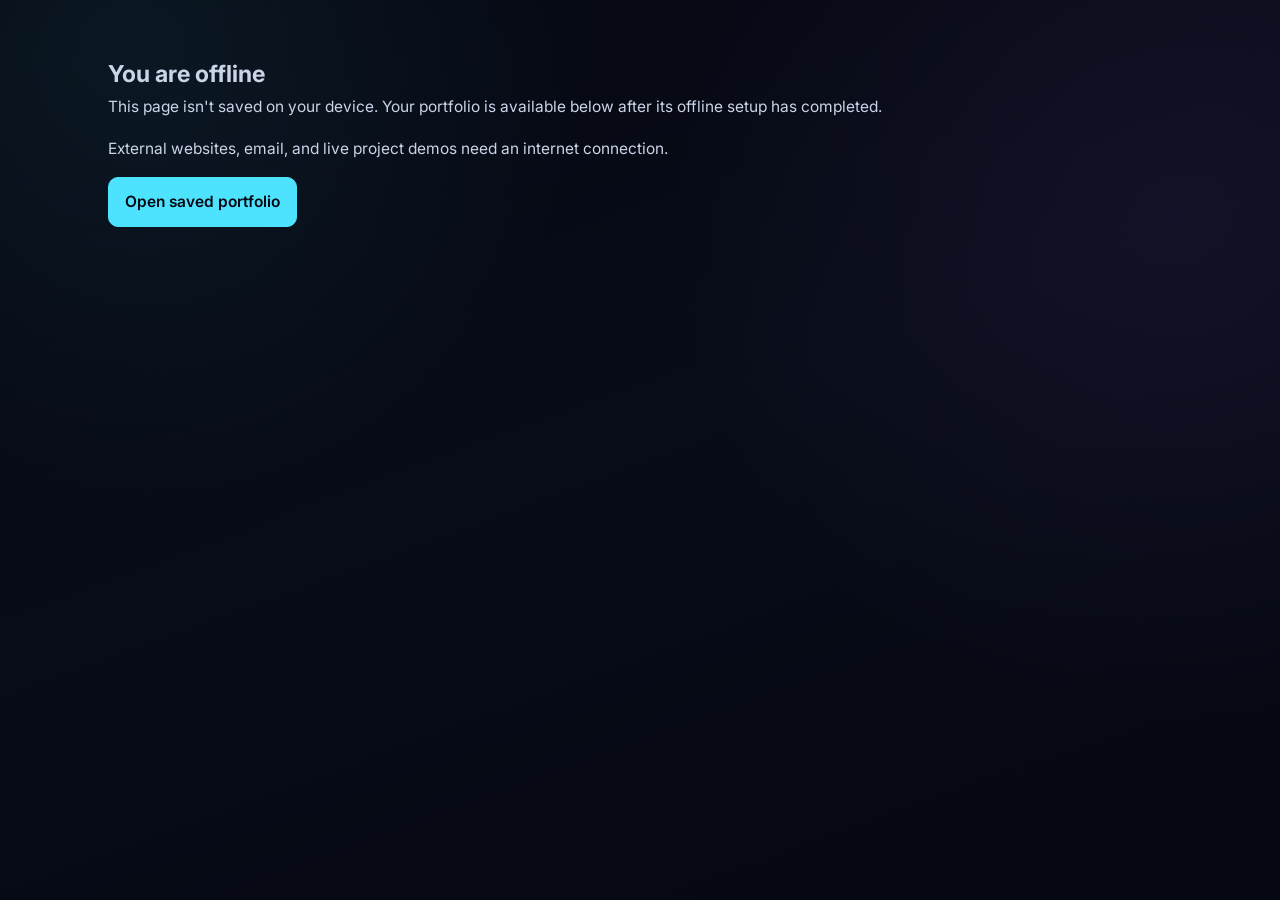
<file: offline.html>
<!doctype html>
<html lang="en">
<head>
  <meta charset="utf-8">
  <meta name="viewport" content="width=device-width, initial-scale=1">
  <meta name="theme-color" content="#0b1120">
  <title>Offline â Shawaiz Ali</title>
  <link rel="stylesheet" href="/assets/css/style.css">
  <link rel="stylesheet" href="/assets/css/pwa.css">
</head>
<body>
  <main class="page">
    <section class="block">
      <h1>You are offline</h1>
      <p>This page isn't saved on your device. Your portfolio is available below after its offline setup has completed.</p>
      <p>External websites, email, and live project demos need an internet connection.</p>
      <a class="pwa-button" href="/">Open saved portfolio</a>
    </section>
  </main>
</body>
</html>
</file>
<file: assets/css/style.css>
/* ============================================================================
   Shawaiz Ali — Portfolio
   Enhanced cinematic gradient system · pure HTML/CSS/JS · dark-first
   Structure preserved: no navbar, contact area, or footer.
   ============================================================================ */

@import url('https://fonts.googleapis.com/css2?family=Inter:wght@300;400;500;600;700&family=Outfit:wght@400;500;600;700;800&family=JetBrains+Mono:wght@400;600&display=swap');

:root {
  --font-body: 'Inter', -apple-system, BlinkMacSystemFont, 'Segoe UI', sans-serif;
  --font-head: 'Outfit', sans-serif;
  --font-mono: 'JetBrains Mono', monospace;
  --container: 1120px;
  --radius: 18px;
  --radius-sm: 10px;
  --ease: cubic-bezier(.22, 1, .36, 1);
  --bg: #050711;
  --surface: rgba(12, 18, 35, .84);
  --surface-solid: #0c1223;
  --surface-2: rgba(20, 29, 52, .76);
  --surface-3: #17223e;
  --ink: #f6f8ff;
  --text: #cbd4e7;
  --muted: #9caac4;
  --faint: #71809c;
  --border: rgba(138, 156, 194, .18);
  --border-soft: rgba(138, 156, 194, .1);
  --border-hover: rgba(96, 222, 255, .52);
  --cyan: #4de3ff;
  --blue: #5b8cff;
  --violet: #a66cff;
  --pink: #ff6fbd;
  --gold: #ffc86b;
  --accent: var(--cyan);
  --accent-hover: #a3f3ff;
  --accent-soft: rgba(77, 227, 255, .09);
  --accent-ring: rgba(77, 227, 255, .23);
  --gradient-spectrum: linear-gradient(110deg, var(--cyan), var(--blue) 28%, var(--violet) 56%, var(--pink) 78%, var(--gold));
  --gradient-cool: linear-gradient(125deg, var(--cyan), var(--blue) 48%, var(--violet));
  --gradient-surface: linear-gradient(145deg, rgba(22, 32, 58, .92), rgba(8, 13, 27, .92));
  --shadow: 0 18px 60px rgba(0, 0, 0, .3), inset 0 1px 0 rgba(255, 255, 255, .035);
  --shadow-hover: 0 26px 76px rgba(0, 0, 0, .44), 0 0 36px rgba(77, 227, 255, .08), inset 0 1px 0 rgba(255, 255, 255, .07);
  --shadow-glow: 0 12px 35px rgba(91, 140, 255, .28), 0 0 22px rgba(77, 227, 255, .14);
}

*, *::before, *::after { box-sizing: border-box; margin: 0; padding: 0; }
html { scroll-behavior: smooth; overflow-x: clip; color-scheme: dark; }
body {
  min-width: 320px;
  overflow-x: hidden;
  font-family: var(--font-body);
  font-size: 15.5px;
  line-height: 1.72;
  color: var(--text);
  background:
    radial-gradient(circle at 10% 5%, rgba(77, 227, 255, .075), transparent 29rem),
    radial-gradient(circle at 92% 24%, rgba(166, 108, 255, .07), transparent 32rem),
    linear-gradient(160deg, #050711 0%, #080c18 48%, #050711 100%);
  background-attachment: fixed;
  -webkit-font-smoothing: antialiased;
  text-rendering: optimizeLegibility;
}
body::before {
  content: '';
  position: fixed;
  inset: 0;
  z-index: -2;
  pointer-events: none;
  opacity: .2;
  background-image:
    linear-gradient(rgba(255,255,255,.025) 1px, transparent 1px),
    linear-gradient(90deg, rgba(255,255,255,.025) 1px, transparent 1px);
  background-size: 72px 72px;
  mask-image: linear-gradient(to bottom, black, transparent 78%);
}
img { display: block; max-width: 100%; height: auto; }
a { color: var(--accent); text-decoration: none; transition: color .25s var(--ease); }
a:hover { color: var(--accent-hover); }
ul { list-style: none; }
::selection { color: var(--ink); background: rgba(166, 108, 255, .42); }
::-webkit-scrollbar { width: 10px; }
::-webkit-scrollbar-track { background: var(--bg); }
::-webkit-scrollbar-thumb { border: 2px solid var(--bg); border-radius: 10px; background: linear-gradient(var(--cyan), var(--violet)); }
:focus-visible { outline: 2px solid var(--cyan); outline-offset: 4px; border-radius: 5px; }

.skip-link { position: absolute; top: 0; left: -9999px; z-index: 999; padding: 10px 18px; border-radius: 0 0 10px; color: #050711; background: var(--cyan); font-weight: 800; }
.skip-link:focus { left: 0; color: #050711; }

.bg-orbs { position: fixed; inset: 0; z-index: -1; overflow: hidden; pointer-events: none; }
.bg-orbs span { position: absolute; border-radius: 50%; filter: blur(110px); opacity: .56; will-change: transform; }
.bg-orbs span:nth-child(1) { width: 35rem; height: 35rem; top: -14rem; left: -12rem; background: rgba(77, 227, 255, .2); animation: driftOne 18s ease-in-out infinite alternate; }
.bg-orbs span:nth-child(2) { width: 32rem; height: 32rem; top: 25%; right: -16rem; background: rgba(166, 108, 255, .18); animation: driftTwo 23s ease-in-out infinite alternate; }
.bg-orbs span:nth-child(3) { width: 29rem; height: 29rem; bottom: -13rem; left: 30%; background: rgba(255, 111, 189, .13); animation: driftThree 20s ease-in-out infinite alternate; }
@keyframes driftOne { to { transform: translate(22vw, 15vh) scale(1.15); } }
@keyframes driftTwo { to { transform: translate(-18vw, 18vh) scale(.85); } }
@keyframes driftThree { to { transform: translate(14vw, -22vh) scale(1.12); } }
@keyframes spectrumShift { to { background-position: 200% center; } }
@keyframes spin { to { transform: rotate(360deg); } }
@keyframes pulseGlow { 50% { opacity: .62; filter: blur(15px); } }
@keyframes shine { to { transform: translateX(180%) skewX(-18deg); } }
@keyframes barFlow { to { background-position: 200% center; } }

.page { width: min(100%, var(--container)); margin: 0 auto; padding: 54px 28px 100px; }
.hero,
.paper,
.exp-list > li,
.skills-col,
.table-wrap,
.edu-card { isolation: isolate; }

.hero {
  position: relative;
  overflow: hidden;
  margin-bottom: 58px;
  padding: 42px 46px;
  border: 1px solid transparent;
  border-radius: calc(var(--radius) + 6px);
  background: linear-gradient(var(--surface-solid), var(--surface-solid)) padding-box, var(--gradient-spectrum) border-box;
  background-size: 100% 100%, 240% 240%;
  box-shadow: var(--shadow), 0 0 70px rgba(91, 140, 255, .08);
  animation: heroBorder 9s linear infinite;
}
@keyframes heroBorder { 50% { background-position: 0 0, 100% 50%; } }
.hero::before {
  content: '';
  position: absolute;
  width: 23rem;
  aspect-ratio: 1;
  right: -7rem;
  top: -12rem;
  z-index: -1;
  border-radius: 50%;
  background: conic-gradient(from 90deg, rgba(77,227,255,.18), rgba(166,108,255,.22), rgba(255,111,189,.14), rgba(77,227,255,.18));
  filter: blur(44px);
  animation: spin 19s linear infinite;
}
.hero::after { content: ''; position: absolute; inset: 0; z-index: -1; opacity: .35; background: radial-gradient(circle at var(--mx, 72%) var(--my, 18%), rgba(77,227,255,.16), transparent 34%); transition: opacity .3s; }
.hero__inner { display: flex; align-items: center; gap: 38px; }
.hero__avatar { position: relative; flex: 0 0 auto; }
.hero__avatar img { position: relative; z-index: 2; width: 164px; height: 164px; object-fit: cover; object-position: center 18%; border: 4px solid var(--surface-solid); border-radius: 50%; box-shadow: 0 0 0 1px var(--accent-ring), 0 18px 50px rgba(0,0,0,.5); }
.hero__ring { position: absolute; inset: -12px; z-index: 1; border-radius: 50%; background: conic-gradient(from 0deg, var(--cyan), var(--blue), var(--violet), var(--pink), var(--gold), var(--cyan)); animation: spin 7s linear infinite, pulseGlow 3s ease-in-out infinite; }
.hero__ring::after { content: ''; position: absolute; inset: 5px; border-radius: inherit; background: var(--surface-solid); }
.hero__meta { min-width: 0; }
.hero__meta h1 { margin-bottom: 4px; color: var(--ink); font-family: var(--font-head); font-size: clamp(2.15rem, 5vw, 3.4rem); font-weight: 800; letter-spacing: 0; line-height: 1.02; }
.hero__role { width: fit-content; margin-bottom: 15px; font-family: var(--font-head); font-size: clamp(1rem, 2.3vw, 1.18rem); font-weight: 700; background: var(--gradient-spectrum); background-size: 200% auto; background-clip: text; -webkit-background-clip: text; color: transparent; -webkit-text-fill-color: transparent; animation: spectrumShift 6s linear infinite; }
.hero__bio { max-width: 65ch; margin-bottom: 18px; color: var(--muted); font-size: 14.5px; }
.hero__facts { display: flex; flex-wrap: wrap; gap: 8px 20px; margin-bottom: 18px; }
.hero__facts li { color: var(--text); font-size: 13.5px; font-weight: 600; }
.hero__socials { display: flex; flex-wrap: wrap; gap: 10px; }
.hero__socials a { display: grid; width: 42px; height: 42px; place-items: center; border: 1px solid var(--border); border-radius: 11px; color: var(--muted); background: rgba(18, 28, 51, .72); box-shadow: inset 0 1px rgba(255,255,255,.04); transition: transform .3s var(--ease), color .3s, border-color .3s, box-shadow .3s; }
.hero__socials a:hover { transform: translateY(-4px); color: var(--ink); border-color: var(--accent); box-shadow: var(--shadow-glow); }
.hero__socials svg { width: 18px; height: 18px; }

.block { position: relative; margin-bottom: 64px; }
.block > p { margin-bottom: 15px; font-size: 15.5px; }
.block strong { color: var(--ink); }
.block h2 { position: relative; margin-bottom: 28px; padding-bottom: 14px; color: var(--ink); border-bottom: 1px solid var(--border); font-family: var(--font-head); font-size: clamp(1.48rem, 3vw, 2rem); font-weight: 800; letter-spacing: 0; }
.block h2::before { content: ''; position: absolute; left: 0; bottom: -1px; width: 108px; height: 3px; border-radius: 3px; background: var(--gradient-spectrum); background-size: 200% auto; animation: spectrumShift 5s linear infinite; box-shadow: 0 0 18px rgba(77,227,255,.34); }
.block h2::after { content: ''; position: absolute; left: 102px; bottom: -3px; width: 8px; height: 8px; border-radius: 50%; background: var(--cyan); box-shadow: 0 0 15px var(--cyan); }

.timeline { position: relative; margin-left: 8px; padding-left: 31px; border-left: 1px solid transparent; border-image: linear-gradient(to bottom, var(--cyan), var(--violet), transparent) 1; }
.timeline li { position: relative; padding: 0 0 24px 5px; font-size: 15px; transition: transform .25s var(--ease), color .25s; }
.timeline li:last-child { padding-bottom: 0; }
.timeline li:hover { transform: translateX(5px); color: var(--ink); }
.timeline li::before { content: ''; position: absolute; top: 7px; left: -39px; width: 13px; height: 13px; border: 3px solid var(--surface-solid); border-radius: 50%; background: var(--gradient-spectrum); background-size: 200% auto; box-shadow: 0 0 0 3px rgba(77,227,255,.12), 0 0 18px rgba(77,227,255,.35); animation: spectrumShift 4s linear infinite; }
.timeline em, .yr { display: inline-block; margin-right: 8px; padding: 2px 10px; border: 1px solid var(--accent-ring); border-radius: 999px; color: var(--cyan); background: var(--accent-soft); font-family: var(--font-mono); font-size: 11.5px; font-style: normal; font-weight: 600; white-space: nowrap; }

.paper { --mx: 50%; --my: 50%; position: relative; display: grid; grid-template-columns: 355px 1fr; overflow: hidden; margin-bottom: 24px; border: 1px solid var(--border); border-radius: var(--radius); background: var(--gradient-surface); box-shadow: var(--shadow); transition: transform .4s var(--ease), box-shadow .4s var(--ease), border-color .4s; }
.paper::before, .exp-list > li::after, .skills-col::after, .edu-card::after { content: ''; position: absolute; inset: 0; z-index: -1; pointer-events: none; opacity: 0; background: radial-gradient(520px circle at var(--mx, 50%) var(--my, 50%), rgba(77,227,255,.13), transparent 42%); transition: opacity .4s; }
.paper:hover, .paper:focus-within { transform: translateY(-7px); border-color: var(--border-hover); box-shadow: var(--shadow-hover); }
.paper:hover::before, .paper:focus-within::before, .exp-list > li:hover::after, .skills-col:hover::after, .edu-card:hover::after { opacity: 1; }
.paper--wide { grid-template-columns: 1.05fr .95fr; }
.paper__media { position: relative; min-height: 215px; overflow: hidden; background: var(--surface-3); }
.paper__media img { position: absolute; inset: 0; width: 100%; height: 100%; object-fit: cover; filter: saturate(.88) contrast(1.04); transition: transform .7s var(--ease), filter .5s; }
.paper:hover .paper__media img { transform: scale(1.055); filter: saturate(1.08) contrast(1.06); }
.paper__media::after { content: ''; position: absolute; inset: 0; pointer-events: none; background: linear-gradient(90deg, transparent 55%, rgba(9,14,29,.72)), linear-gradient(0deg, rgba(5,7,17,.25), transparent 50%); }
.paper__media::before { content: ''; position: absolute; top: 0; left: -70%; z-index: 2; width: 35%; height: 100%; pointer-events: none; background: linear-gradient(90deg, transparent, rgba(255,255,255,.15), transparent); transform: skewX(-18deg); }
.paper:hover .paper__media::before { animation: shine 1.15s var(--ease); }
.badge { position: absolute; z-index: 3; top: 14px; left: 14px; padding: 5px 12px; border: 1px solid rgba(255,255,255,.2); border-radius: 999px; color: var(--ink); background: rgba(5,7,17,.72); backdrop-filter: blur(12px); box-shadow: 0 6px 20px rgba(0,0,0,.25); font-size: 10.5px; font-weight: 800; letter-spacing: .06em; text-transform: uppercase; }
.paper__body { align-self: center; padding: 25px 29px; }
.paper__body h3 { margin-bottom: 9px; color: var(--ink); font-family: var(--font-head); font-size: 18px; font-weight: 700; line-height: 1.35; }
.paper__body p { margin-bottom: 15px; color: var(--muted); font-size: 14px; }
.research__authors, .research__venue { margin-bottom: 6px !important; font-size: 13px !important; }
.research__venue { color: var(--faint) !important; }
.tags { display: flex; flex-wrap: wrap; gap: 6px; margin-bottom: 17px; }
.tags span { padding: 3px 10px; border: 1px solid var(--accent-ring); border-radius: 999px; color: #9defff; background: linear-gradient(120deg, rgba(77,227,255,.095), rgba(166,108,255,.075)); font-size: 11.5px; font-weight: 600; transition: transform .25s var(--ease), border-color .25s, background .25s; }
.paper:hover .tags span, .skills-col:hover .tags span { border-color: rgba(77,227,255,.38); }
.tags span:hover { transform: translateY(-2px); background: rgba(77,227,255,.15); }
.links { display: flex; flex-wrap: wrap; gap: 10px; margin-bottom: 0 !important; }
.links a { display: inline-flex; align-items: center; min-height: 38px; padding: 7px 15px; border: 1px solid rgba(77,227,255,.55); border-radius: 9px; color: var(--cyan); background: rgba(77,227,255,.035); font-size: 12.5px; transition: transform .25s var(--ease), color .25s, box-shadow .25s, background .25s; }
.links a strong { color: inherit; }
.links a:hover { transform: translateY(-3px); color: var(--ink); background: var(--gradient-cool); box-shadow: var(--shadow-glow); }
.links-note { color: var(--faint); font-size: 12.5px; font-style: italic; }

.exp-list { display: grid; gap: 18px; }
.exp-list > li { --mx: 50%; --my: 50%; position: relative; overflow: hidden; padding: 23px 27px 23px 31px; border: 1px solid var(--border); border-radius: var(--radius); background: var(--gradient-surface); box-shadow: var(--shadow); transition: transform .35s var(--ease), border-color .35s, box-shadow .35s; }
.exp-list > li:hover { transform: translateY(-5px); border-color: rgba(166,108,255,.42); box-shadow: var(--shadow-hover); }
.exp-list > li::before { content: ''; position: absolute; top: 16px; bottom: 16px; left: 0; width: 4px; border-radius: 0 5px 5px 0; background: var(--gradient-spectrum); background-size: auto 200%; animation: barFlow 5s linear infinite; }
.exp-list strong { color: var(--ink); font-family: var(--font-head); font-size: 16px; font-weight: 700; }
.exp-list em { display: inline-block; margin-left: 8px; padding: 2px 10px; border: 1px solid var(--border); border-radius: 999px; color: var(--muted); background: var(--surface-2); font-family: var(--font-mono); font-size: 11.5px; font-style: normal; font-weight: 600; white-space: nowrap; }
.exp-org { display: inline-block; margin: 6px 0 10px; color: var(--cyan); font-size: 13.5px; font-weight: 600; }
.exp-list ul { display: grid; gap: 6px; }
.exp-list ul li { position: relative; padding-left: 21px; color: var(--text); font-size: 14px; }
.exp-list ul li::before { content: '▹'; position: absolute; left: 0; color: var(--cyan); font-weight: 800; }

.skills-3col { display: grid; grid-template-columns: 1.06fr 1fr 1fr; gap: 22px; align-items: start; }
.skills-col { --mx: 50%; --my: 50%; position: relative; overflow: hidden; padding: 25px; border: 1px solid var(--border); border-radius: var(--radius); background: var(--gradient-surface); box-shadow: var(--shadow); transition: transform .35s var(--ease), border-color .35s, box-shadow .35s; }
.skills-col:hover { transform: translateY(-5px); border-color: rgba(77,227,255,.35); box-shadow: var(--shadow-hover); }
.col-title { margin-bottom: 19px; padding-bottom: 13px; border-bottom: 1px solid var(--border); color: var(--cyan); font-family: var(--font-head); font-size: 13.5px; font-weight: 800; letter-spacing: .07em; text-transform: uppercase; }
.stack-group { margin-bottom: 18px; }
.stack-group:last-child { margin-bottom: 0; }
.stack-group h4 { margin-bottom: 8px; color: var(--ink); font-size: 11.5px; font-weight: 800; letter-spacing: .06em; text-transform: uppercase; }
.stack-group .tags { margin-bottom: 0; }
.stack-group .tags span { padding: 3px 8px; font-size: 10.5px; }
.bars { display: grid; gap: 15px; }
.bar-row { display: grid; grid-template-columns: 1fr auto; gap: 4px 10px; align-items: center; }
.bar-label { color: var(--ink); font-size: 12px; font-weight: 600; line-height: 1.35; }
.bar-pct { color: var(--cyan); font-family: var(--font-mono); font-size: 11px; font-weight: 600; }
.bar { grid-column: 1 / -1; height: 8px; overflow: hidden; border: 1px solid var(--border); border-radius: 8px; background: rgba(5,7,17,.7); }
.bar-fill { display: block; width: 0; height: 100%; border-radius: inherit; background: var(--gradient-spectrum); background-size: 200% auto; box-shadow: 0 0 14px rgba(77,227,255,.55); transition: width 1.25s var(--ease); animation: spectrumShift 4s linear infinite; }
.soft-list { display: grid; gap: 9px; }
.soft-list li { position: relative; padding-left: 23px; color: var(--text); font-size: 13px; line-height: 1.52; }
.soft-list li::before { content: '✦'; position: absolute; left: 0; color: var(--pink); font-size: 11px; filter: drop-shadow(0 0 6px rgba(255,111,189,.6)); }

.table-wrap { overflow: hidden; overflow-x: auto; border: 1px solid var(--border); border-radius: var(--radius); background: var(--gradient-surface); box-shadow: var(--shadow); }
.certs-table { width: 100%; min-width: 680px; border-collapse: collapse; }
.certs-table th { padding: 15px 18px; border-bottom: 1px solid var(--border); color: var(--cyan); background: rgba(20,29,52,.86); font-family: var(--font-head); font-size: 11px; font-weight: 800; letter-spacing: .07em; text-align: left; text-transform: uppercase; }
.certs-table td { padding: 16px 18px; border-bottom: 1px solid var(--border-soft); color: var(--text); font-size: 13px; line-height: 1.55; vertical-align: top; }
.certs-table tbody tr { transition: background .25s, transform .25s; }
.certs-table tbody tr:last-child td { border-bottom: 0; }
.certs-table tbody tr:hover { background: linear-gradient(90deg, rgba(77,227,255,.06), rgba(166,108,255,.045)); }
.certs-table td:first-child { color: var(--faint); font-family: var(--font-mono); font-size: 12px; }
.certs-table strong { color: var(--ink); }
.verify { color: var(--cyan); font-family: var(--font-mono); font-size: 11.5px; font-weight: 600; white-space: nowrap; }
.verify:hover { text-decoration: underline; text-underline-offset: 4px; }

.edu-card { --mx: 50%; --my: 50%; position: relative; overflow: hidden; padding: 28px 31px; border: 1px solid transparent; border-radius: var(--radius); background: linear-gradient(var(--surface-solid), var(--surface-solid)) padding-box, var(--gradient-spectrum) border-box; background-size: 100%, 200% auto; box-shadow: var(--shadow); transition: transform .35s var(--ease), box-shadow .35s; animation: heroBorder 10s linear infinite; }
.edu-card:hover { transform: translateY(-5px); box-shadow: var(--shadow-hover); }
.edu-card::before { content: ''; position: absolute; top: 0; right: 0; left: 0; height: 3px; background: var(--gradient-spectrum); background-size: 200% auto; animation: spectrumShift 5s linear infinite; }
.edu-card p { margin-bottom: 12px; font-size: 14.5px; }
.edu-card p:last-child { margin-bottom: 0; }
.edu-card strong { color: var(--ink); }
.edu-card .courses { color: var(--muted); font-size: 13.5px; }

.reveal { opacity: 0; transform: translateY(24px) scale(.99); transition: opacity .7s var(--ease), transform .7s var(--ease); transition-delay: var(--d, 0s); }
.reveal.in { opacity: 1; transform: none; }

@media (max-width: 1024px) {
  .paper, .paper--wide { grid-template-columns: 310px 1fr; }
}
@media (max-width: 900px) {
  .skills-3col { grid-template-columns: 1fr 1fr; }
  .skills-col:last-child { grid-column: 1 / -1; }
}
@media (max-width: 760px) {
  .page { padding: 30px 16px 64px; }
  .hero { padding: 30px 23px; margin-bottom: 48px; }
  .hero__inner { flex-direction: column; gap: 23px; text-align: center; }
  .hero__role { margin-inline: auto; }
  .hero__bio { margin-inline: auto; }
  .hero__facts, .hero__socials { justify-content: center; }
  .hero__avatar img { width: 142px; height: 142px; }
  .paper, .paper--wide { grid-template-columns: 1fr; }
  .paper__media { min-height: 230px; aspect-ratio: 16 / 9; }
  .paper__media img { position: absolute; }
  .paper__media::after { background: linear-gradient(0deg, rgba(9,14,29,.7), transparent 48%); }
  .exp-list > li { padding: 20px 19px 20px 25px; }
  .exp-list em { margin-top: 6px; margin-left: 0; }
}
@media (max-width: 640px) {
  .skills-3col { grid-template-columns: 1fr; }
  .skills-col:last-child { grid-column: auto; }
  .block { margin-bottom: 50px; }
  .block h2 { margin-bottom: 22px; }
  .timeline { padding-left: 24px; }
  .timeline li::before { left: -32px; }
  .paper__body { padding: 21px 19px 23px; }
  .paper__media { min-height: 190px; }
  .edu-card { padding: 23px 20px; }
}
@media (max-width: 380px) {
  .page { padding-inline: 12px; }
  .hero { padding: 25px 16px; }
  .hero__avatar img { width: 122px; height: 122px; }
  .hero__socials a { width: 39px; height: 39px; }
  .timeline em { display: table; margin-bottom: 6px; }
}
@media (prefers-reduced-motion: reduce) {
  html { scroll-behavior: auto; }
  *, *::before, *::after { animation-duration: .01ms !important; animation-iteration-count: 1 !important; transition-duration: .01ms !important; }
  .reveal { opacity: 1; transform: none; }
}
</file>
<file: assets/css/pwa.css>
/* PWA controls inherit the portfolio's existing visual theme. */
[hidden] { display: none !important; }
.pwa-actions { margin-top: 1rem; max-width: 42rem; }
.pwa-actions details { margin-top: .6rem; font-size: .9rem; }
.pwa-actions summary { cursor: pointer; color: var(--cyan); padding-block: .35rem; }
.pwa-actions details p { margin-top: .5rem; }
.pwa-actions [role="status"] { font-size: .85rem; color: var(--muted); margin-top: .5rem; }
.pwa-button {
  display: inline-flex; justify-content: center; align-items: center;
  min-height: 44px; padding: .65rem 1rem; border: 1px solid var(--cyan);
  border-radius: 10px; background: var(--cyan); color: #050711;
  font: inherit; font-weight: 600; cursor: pointer;
}
.pwa-button:focus-visible, .pwa-actions summary:focus-visible {
  outline: 3px solid var(--ink); outline-offset: 4px;
}
.pwa-button:disabled { opacity: .6; cursor: wait; }
.pwa-secondary { background: transparent; color: var(--text); border-color: var(--border); }
.pwa-update {
  position: fixed; z-index: 100; bottom: max(1rem, env(safe-area-inset-bottom));
  right: max(1rem, env(safe-area-inset-right)); left: 1rem; margin-left: auto;
  max-width: 28rem; padding: 1rem; border: 1px solid var(--border-hover);
  border-radius: var(--radius); background: var(--surface-solid); box-shadow: var(--shadow);
  display: flex; flex-wrap: wrap; gap: .75rem;
}
.pwa-update p { flex-basis: 100%; }
@media (display-mode: standalone) {
  body { overscroll-behavior-y: contain; }
}
</file>
